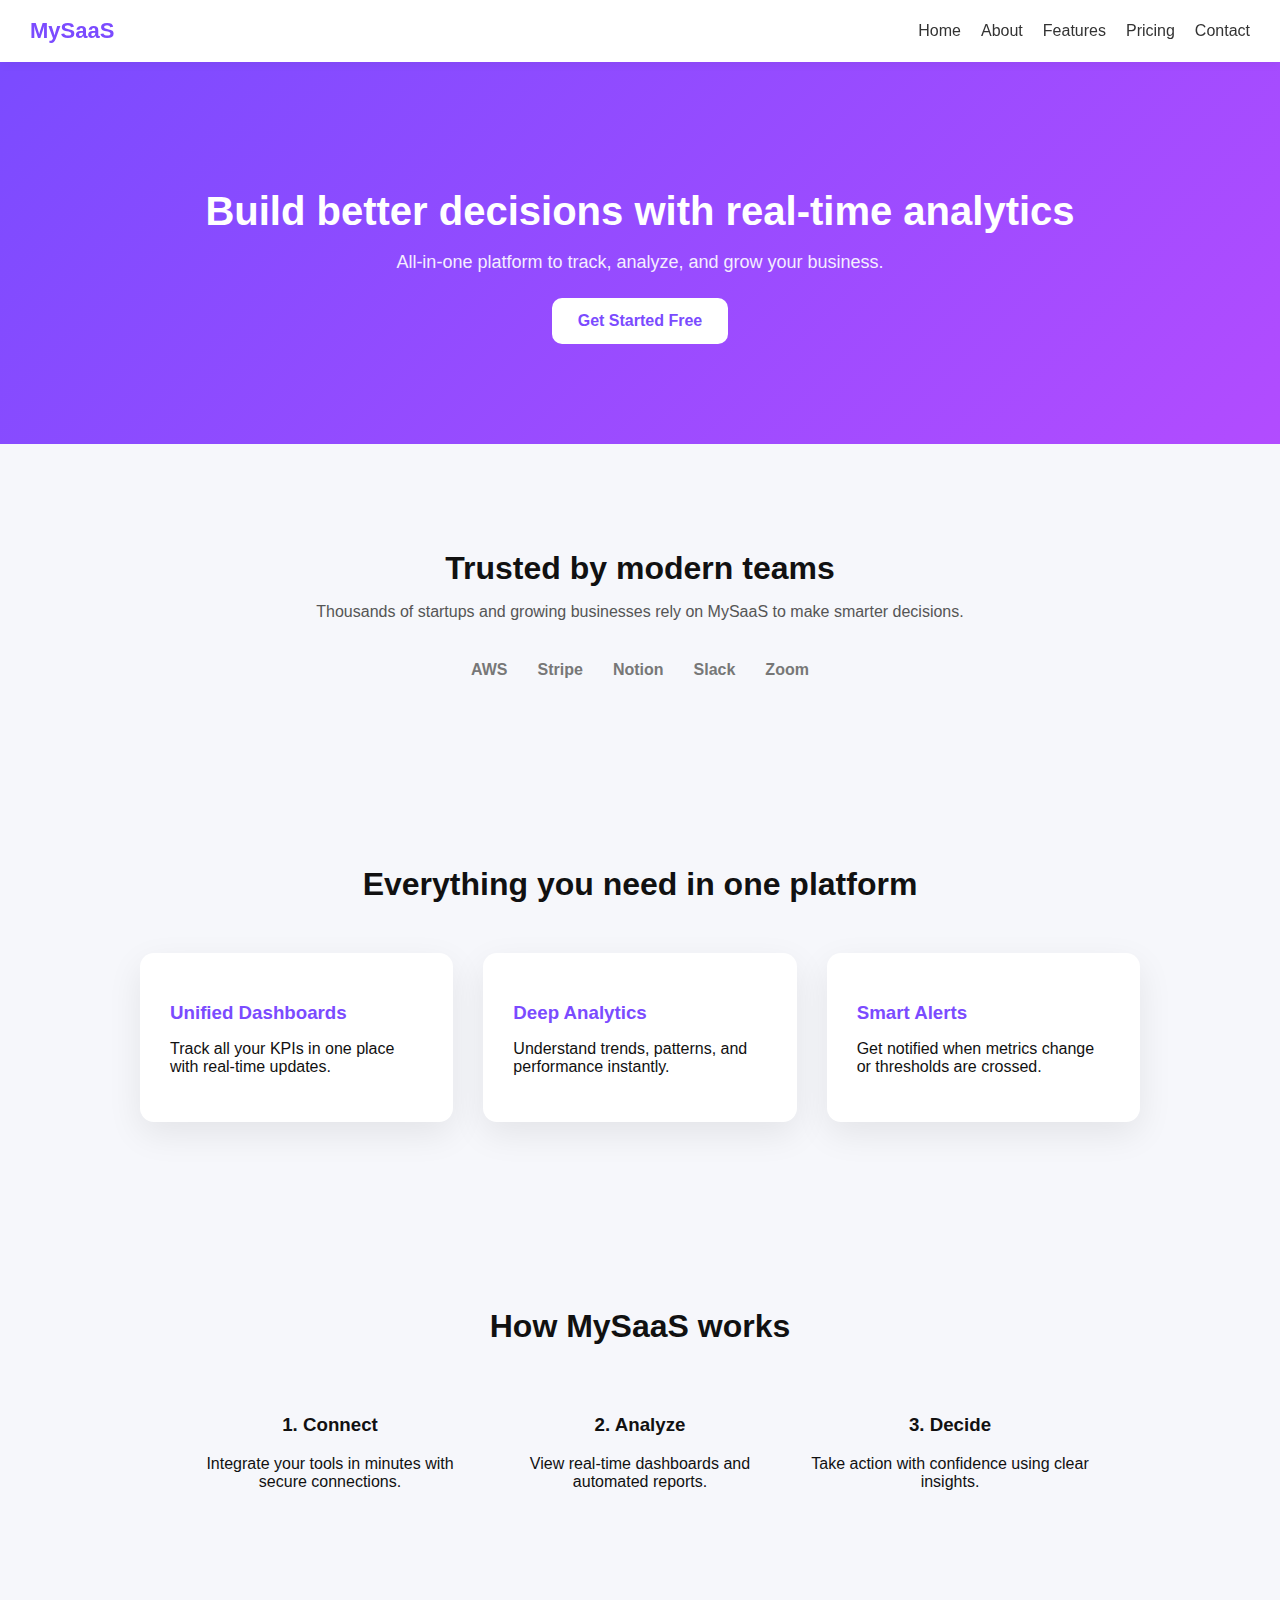
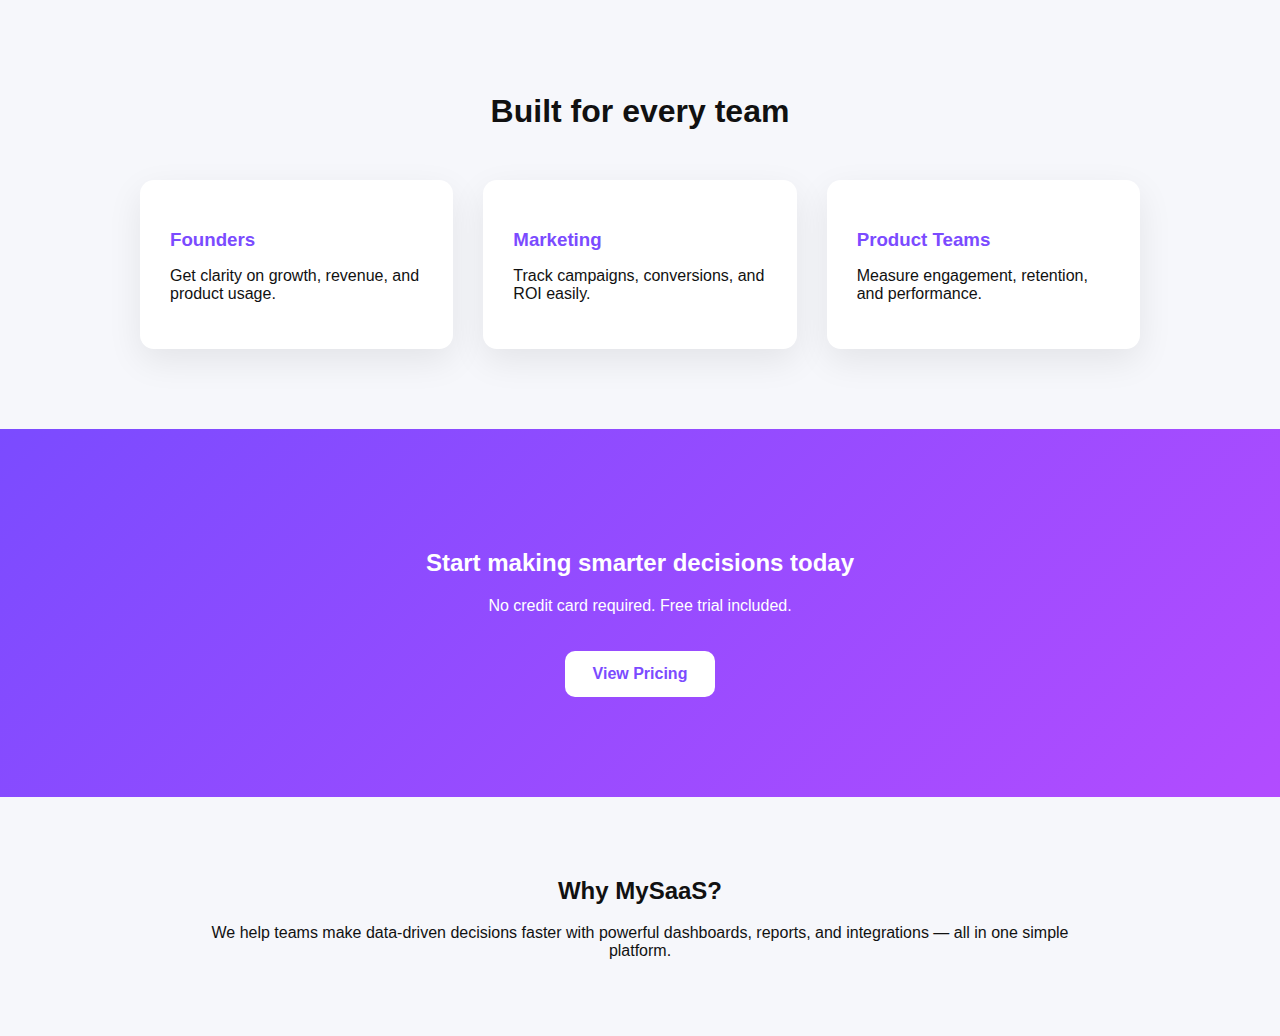
<file: index.html>
<!DOCTYPE html>
<html lang="en">
<head>
  <meta charset="UTF-8">
  <title>MySaaS – Home</title>
  <link rel="stylesheet" href="style.css">
</head>
<body>

<nav class="navbar">
  <div class="logo">MySaaS</div>
  <ul>
    <li><a href="index.html">Home</a></li>
    <li><a href="about.html">About</a></li>
    <li><a href="features.html">Features</a></li>
    <li><a href="pricing.html">Pricing</a></li>
    <li><a href="contact.html">Contact</a></li>
  </ul>
</nav>

<section class="hero">
  <h1>Build better decisions with real-time analytics</h1>
  <p>All-in-one platform to track, analyze, and grow your business.</p>
  <button class="primary">Get Started Free</button>
</section>
<section class="section light">
  <h2>Trusted by modern teams</h2>
  <p class="subtext">
    Thousands of startups and growing businesses rely on MySaaS to make smarter decisions.
  </p>

  <div class="logos">
    <span>AWS</span>
    <span>Stripe</span>
    <span>Notion</span>
    <span>Slack</span>
    <span>Zoom</span>
  </div>
</section>

<section class="section">
  <h2>Everything you need in one platform</h2>

  <div class="grid">
    <div class="box">
      <h3>Unified Dashboards</h3>
      <p>Track all your KPIs in one place with real-time updates.</p>
    </div>

    <div class="box">
      <h3>Deep Analytics</h3>
      <p>Understand trends, patterns, and performance instantly.</p>
    </div>

    <div class="box">
      <h3>Smart Alerts</h3>
      <p>Get notified when metrics change or thresholds are crossed.</p>
    </div>
  </div>
</section>

<section class="section light">
  <h2>How MySaaS works</h2>

  <div class="steps">
    <div>
      <h3>1. Connect</h3>
      <p>Integrate your tools in minutes with secure connections.</p>
    </div>

    <div>
      <h3>2. Analyze</h3>
      <p>View real-time dashboards and automated reports.</p>
    </div>

    <div>
      <h3>3. Decide</h3>
      <p>Take action with confidence using clear insights.</p>
    </div>
  </div>
</section>

<section class="section">
  <h2>Built for every team</h2>

  <div class="grid">
    <div class="box">
      <h3>Founders</h3>
      <p>Get clarity on growth, revenue, and product usage.</p>
    </div>

    <div class="box">
      <h3>Marketing</h3>
      <p>Track campaigns, conversions, and ROI easily.</p>
    </div>

    <div class="box">
      <h3>Product Teams</h3>
      <p>Measure engagement, retention, and performance.</p>
    </div>
  </div>
</section>

<section class="cta">
  <h2>Start making smarter decisions today</h2>
  <p>No credit card required. Free trial included.</p>
  <a href="pricing.html" class="cta-btn">View Pricing</a>
</section>

<section class="home-section">
  <h2>Why MySaaS?</h2>
  <p>
    We help teams make data-driven decisions faster with powerful dashboards,
    reports, and integrations — all in one simple platform.
  </p>
</section>

</body>
</html>
</file>
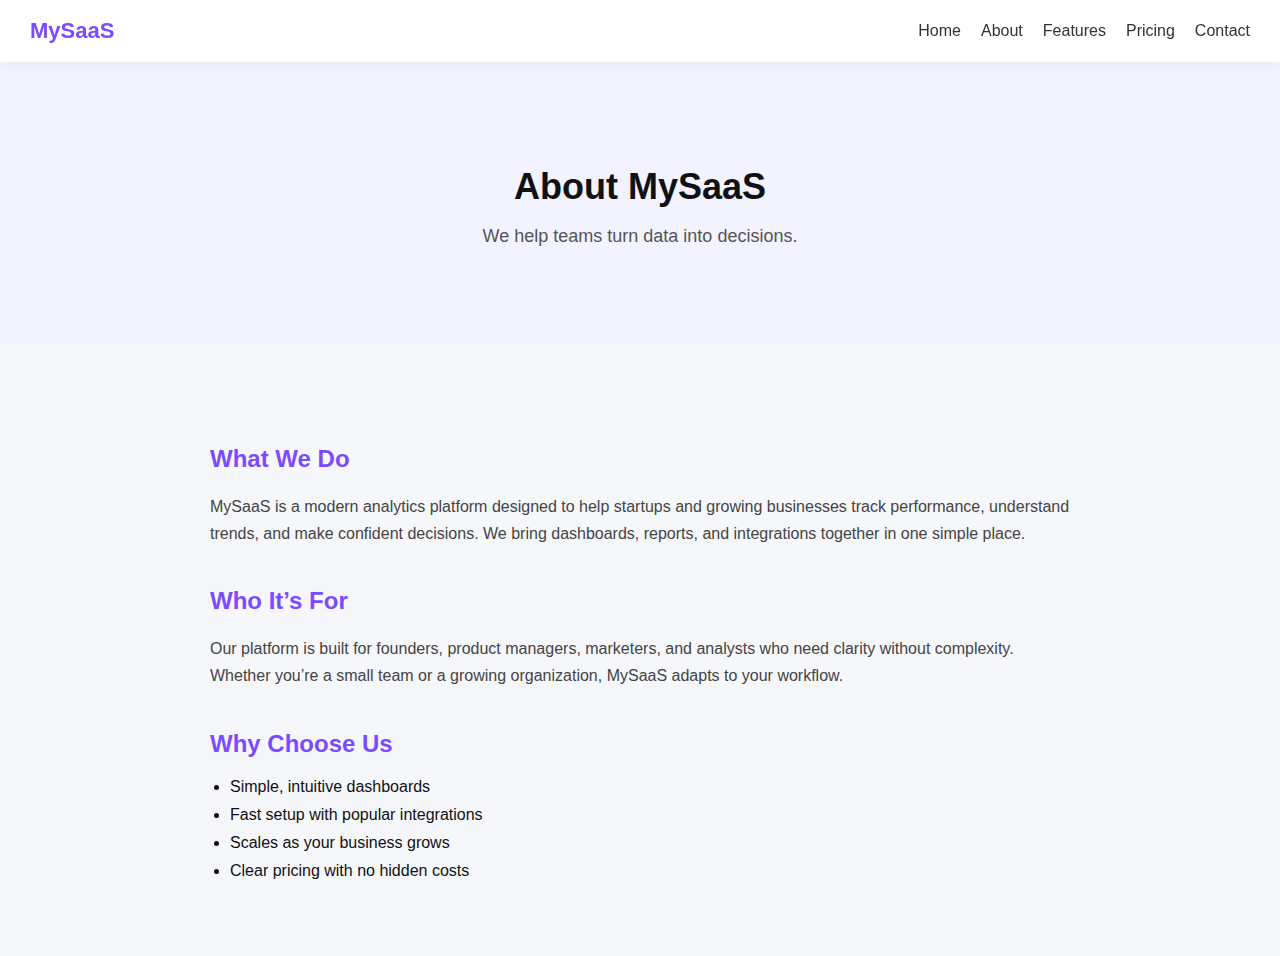
<file: about.html>
<!DOCTYPE html>
<html lang="en">
<head>
  <meta charset="UTF-8">
  <title>About Us – MySaaS</title>
  <link rel="stylesheet" href="style.css">
</head>
<body>

<nav class="navbar">
  <div class="logo">MySaaS</div>
  <ul>
    <li><a href="index.html">Home</a></li>
    <li><a href="about.html">About</a></li>
    <li><a href="features.html">Features</a></li>
    <li><a href="pricing.html">Pricing</a></li>
    <li><a href="contact.html">Contact</a></li>
  </ul>
</nav>

<section class="page-hero">
  <h1>About MySaaS</h1>
  <p>We help teams turn data into decisions.</p>
</section>

<section class="content">
  <h2>What We Do</h2>
  <p>
    MySaaS is a modern analytics platform designed to help startups and growing
    businesses track performance, understand trends, and make confident decisions.
    We bring dashboards, reports, and integrations together in one simple place.
  </p>

  <h2>Who It’s For</h2>
  <p>
    Our platform is built for founders, product managers, marketers, and analysts
    who need clarity without complexity. Whether you’re a small team or a growing
    organization, MySaaS adapts to your workflow.
  </p>

  <h2>Why Choose Us</h2>
  <ul class="points">
    <li>Simple, intuitive dashboards</li>
    <li>Fast setup with popular integrations</li>
    <li>Scales as your business grows</li>
    <li>Clear pricing with no hidden costs</li>
  </ul>
</section>

</body>
</html>
</file>
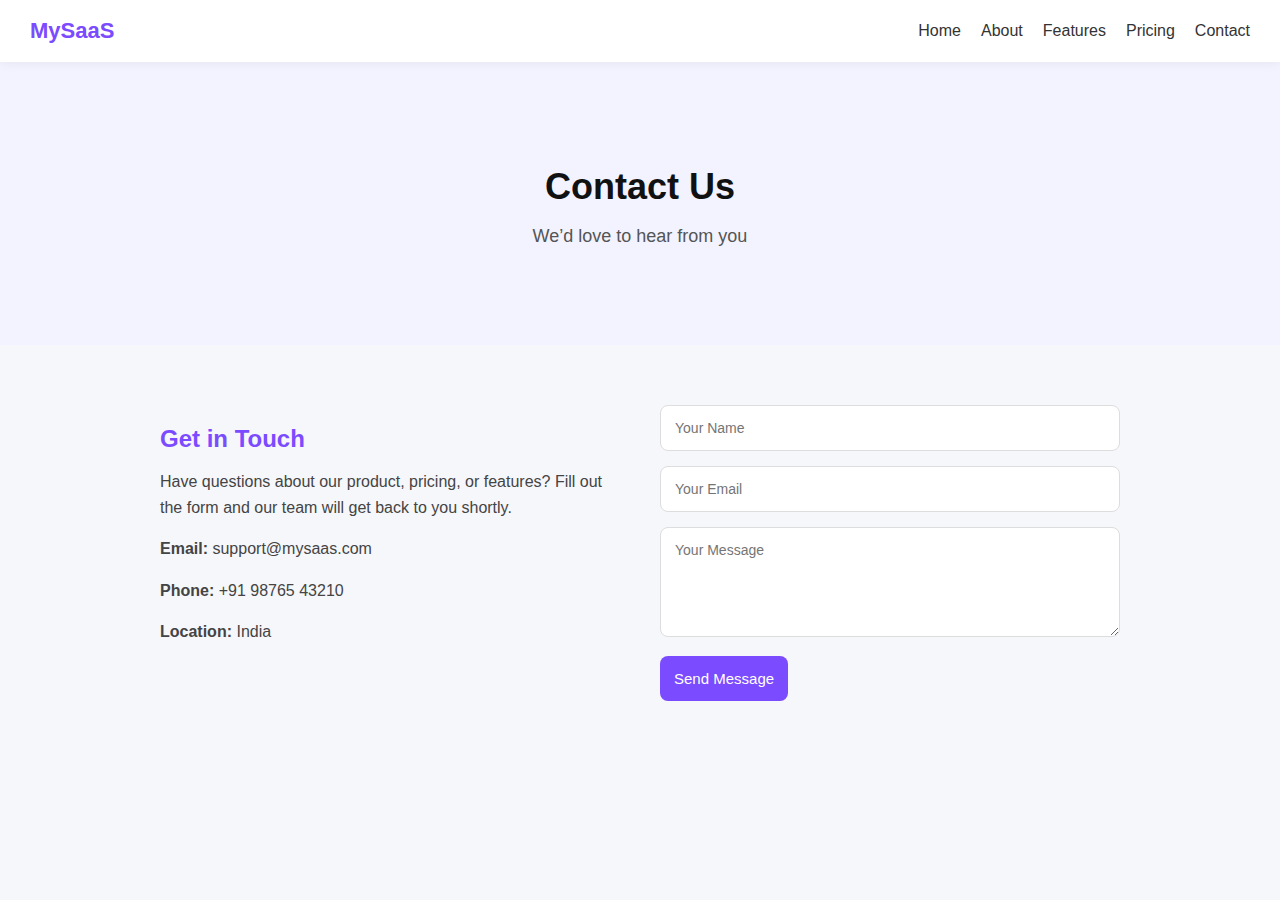
<file: contact.html>
<!DOCTYPE html>
<html lang="en">
<head>
  <meta charset="UTF-8">
  <title>Contact – MySaaS</title>
  <link rel="stylesheet" href="style.css">
</head>
<body>

<nav class="navbar">
  <div class="logo">MySaaS</div>
  <ul>
    <li><a href="index.html">Home</a></li>
    <li><a href="about.html">About</a></li>
    <li><a href="features.html">Features</a></li>
    <li><a href="pricing.html">Pricing</a></li>
    <li><a href="contact.html">Contact</a></li>
  </ul>
</nav>

<section class="page-hero">
  <h1>Contact Us</h1>
  <p>We’d love to hear from you</p>
</section>

<section class="contact-section">
  <div class="contact-info">
    <h2>Get in Touch</h2>
    <p>
      Have questions about our product, pricing, or features?  
      Fill out the form and our team will get back to you shortly.
    </p>

    <p><strong>Email:</strong> support@mysaas.com</p>
    <p><strong>Phone:</strong> +91 98765 43210</p>
    <p><strong>Location:</strong> India</p>
  </div>

  <form class="contact-form">
    <input type="text" placeholder="Your Name" required>
    <input type="email" placeholder="Your Email" required>
    <textarea rows="5" placeholder="Your Message" required></textarea>
    <button type="submit" class="primary">Send Message</button>
  </form>
</section>

</body>
</html>
</file>
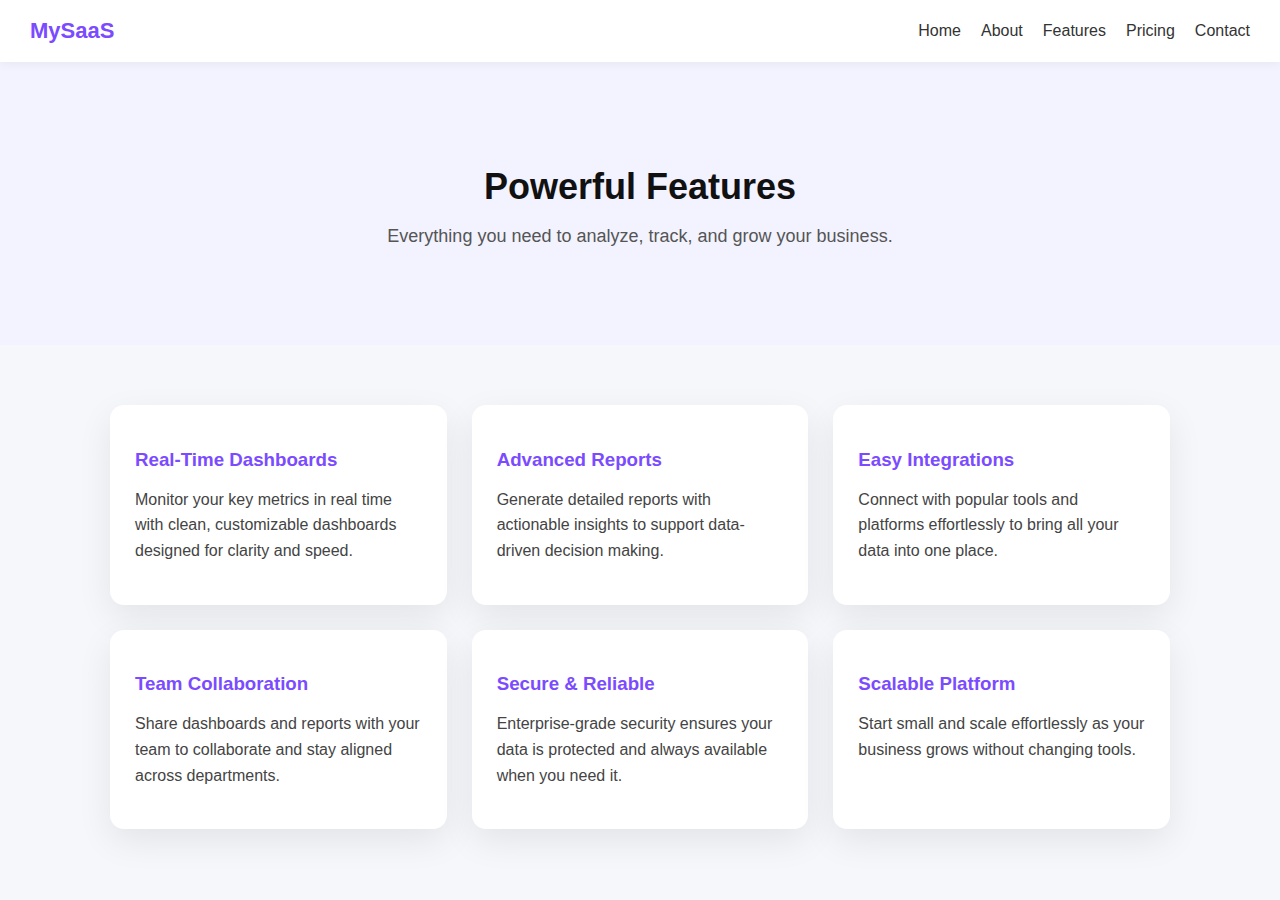
<file: features.html>
<!DOCTYPE html>
<html lang="en">
<head>
  <meta charset="UTF-8">
  <title>Features – MySaaS</title>
  <link rel="stylesheet" href="style.css">
</head>
<body>

<nav class="navbar">
  <div class="logo">MySaaS</div>
  <ul>
    <li><a href="index.html">Home</a></li>
    <li><a href="about.html">About</a></li>
    <li><a href="features.html">Features</a></li>
    <li><a href="pricing.html">Pricing</a></li>
    <li><a href="contact.html">Contact</a></li>
  </ul>
</nav>

<section class="page-hero">
  <h1>Powerful Features</h1>
  <p>Everything you need to analyze, track, and grow your business.</p>
</section>

<section class="features">
  <div class="feature-card">
    <h3>Real-Time Dashboards</h3>
    <p>
      Monitor your key metrics in real time with clean, customizable dashboards
      designed for clarity and speed.
    </p>
  </div>

  <div class="feature-card">
    <h3>Advanced Reports</h3>
    <p>
      Generate detailed reports with actionable insights to support data-driven
      decision making.
    </p>
  </div>

  <div class="feature-card">
    <h3>Easy Integrations</h3>
    <p>
      Connect with popular tools and platforms effortlessly to bring all your data
      into one place.
    </p>
  </div>

  <div class="feature-card">
    <h3>Team Collaboration</h3>
    <p>
      Share dashboards and reports with your team to collaborate and stay aligned
      across departments.
    </p>
  </div>

  <div class="feature-card">
    <h3>Secure & Reliable</h3>
    <p>
      Enterprise-grade security ensures your data is protected and always available
      when you need it.
    </p>
  </div>

  <div class="feature-card">
    <h3>Scalable Platform</h3>
    <p>
      Start small and scale effortlessly as your business grows without changing
      tools.
    </p>
  </div>
</section>

</body>
</html>
</file>
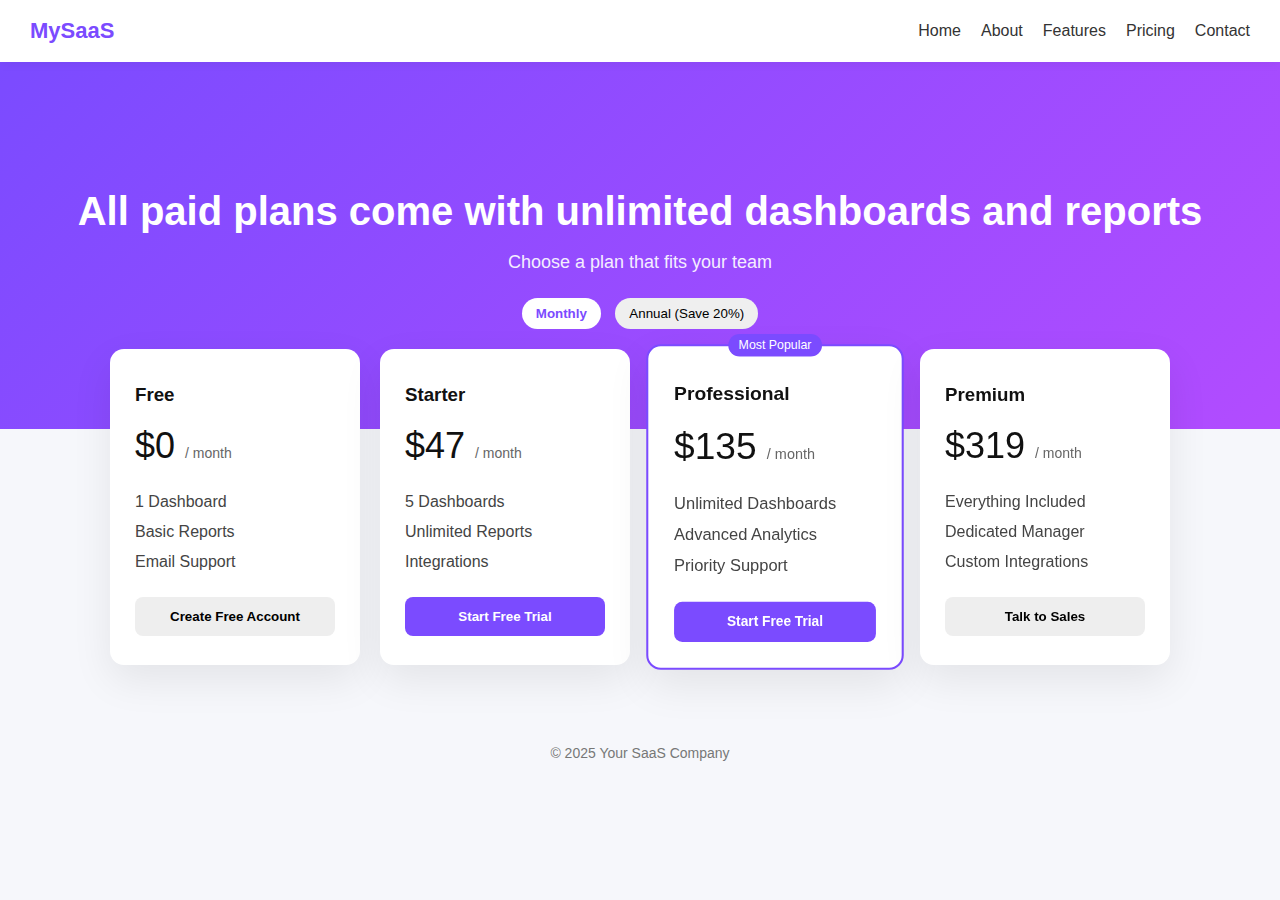
<file: pricing.html>
<!DOCTYPE html>
<html lang="en">
<head>
  <meta charset="UTF-8">
  <title>SaaS Pricing</title>
  <link rel="stylesheet" href="style.css">
</head>
<body>
<nav class="navbar">
  <div class="logo">MySaaS</div>
  <ul>
    <li><a href="index.html">Home</a></li>
    <li><a href="about.html">About</a></li>
    <li><a href="features.html">Features</a></li>
    <li><a href="pricing.html">Pricing</a></li>
    <li><a href="contact.html">Contact</a></li>
  </ul>
</nav>

  <div class="hero">
    <h1>All paid plans come with unlimited dashboards and reports</h1>
    <p>Choose a plan that fits your team</p>

    <div class="toggle">
      <button class="active" onclick="setBilling('monthly', this)">Monthly</button>
      <button onclick="setBilling('annual', this)">Annual (Save 20%)</button>
    </div>
  </div>

  <div class="pricing">

    <div class="card">
      <h3>Free</h3>
      <div class="price">$0 <span>/ month</span></div>
      <ul>
        <li>1 Dashboard</li>
        <li>Basic Reports</li>
        <li>Email Support</li>
      </ul>
      <button class="secondary">Create Free Account</button>
    </div>

    <div class="card">
      <h3>Starter</h3>
      <div class="price" id="starter">$47 <span>/ month</span></div>
      <ul>
        <li>5 Dashboards</li>
        <li>Unlimited Reports</li>
        <li>Integrations</li>
      </ul>
      <button class="primary">Start Free Trial</button>
    </div>

    <div class="card popular">
      <div class="badge">Most Popular</div>
      <h3>Professional</h3>
      <div class="price" id="pro">$135 <span>/ month</span></div>
      <ul>
        <li>Unlimited Dashboards</li>
        <li>Advanced Analytics</li>
        <li>Priority Support</li>
      </ul>
      <button class="primary">Start Free Trial</button>
    </div>

    <div class="card">
      <h3>Premium</h3>
      <div class="price" id="premium">$319 <span>/ month</span></div>
      <ul>
        <li>Everything Included</li>
        <li>Dedicated Manager</li>
        <li>Custom Integrations</li>
      </ul>
      <button class="secondary">Talk to Sales</button>
    </div>

  </div>

  <footer>
    © 2025 Your SaaS Company
  </footer>

  <script src="script.js"></script>
</body>
</html>
</file>
<file: style.css>
* {
  box-sizing: border-box;
  font-family: Inter, Arial, sans-serif;
}

body {
  margin: 0;
  background: #f6f7fb;
  color: #111;
}

.hero {
  background: linear-gradient(135deg, #7b4bff, #b24cff);
  padding: 60px 20px 120px;
  text-align: center;
  color: white;
}

.hero h1 {
  font-size: 34px;
  margin-bottom: 10px;
}

.hero p {
  opacity: 0.9;
}

.toggle {
  margin-top: 20px;
}

.toggle button {
  border: none;
  padding: 8px 14px;
  margin: 0 5px;
  border-radius: 20px;
  cursor: pointer;
}

.toggle .active {
  background: white;
  color: #7b4bff;
  font-weight: bold;
}

.pricing {
  max-width: 1100px;
  margin: -80px auto 50px;
  display: grid;
  grid-template-columns: repeat(auto-fit, minmax(240px, 1fr));
  gap: 20px;
  padding: 0 20px;
}

.card {
  background: white;
  border-radius: 14px;
  padding: 25px;
  box-shadow: 0 15px 40px rgba(0,0,0,0.08);
  position: relative;
}

.card.popular {
  border: 2px solid #7b4bff;
  transform: scale(1.03);
}

.badge {
  position: absolute;
  top: -12px;
  left: 50%;
  transform: translateX(-50%);
  background: #7b4bff;
  color: white;
  padding: 4px 10px;
  font-size: 12px;
  border-radius: 20px;
}

.card h3 {
  margin-top: 10px;
}

.price {
  font-size: 36px;
  margin: 15px 0;
}

.price span {
  font-size: 14px;
  color: #666;
}

.card ul {
  list-style: none;
  padding: 0;
  margin: 20px 0;
}

.card li {
  padding: 6px 0;
  color: #444;
}

.card button {
  width: 100%;
  padding: 12px;
  border-radius: 8px;
  border: none;
  cursor: pointer;
  font-weight: bold;
}

.primary {
  background: #7b4bff;
  color: white;
}

.secondary {
  background: #eee;
}

footer {
  text-align: center;
  padding: 30px;
  color: #777;
  font-size: 14px;
}
.navbar {
  display: flex;
  justify-content: space-between;
  align-items: center;
  padding: 18px 30px;
  background: white;
  position: sticky;
  top: 0;
  z-index: 100;
  box-shadow: 0 2px 10px rgba(0,0,0,0.05);
}

.navbar .logo {
  font-size: 22px;
  font-weight: bold;
  color: #7b4bff;
}

.navbar ul {
  list-style: none;
  display: flex;
  gap: 20px;
  margin: 0;
  padding: 0;
}

.navbar a {
  text-decoration: none;
  color: #333;
  font-weight: 500;
}

.navbar a:hover {
  color: #7b4bff;
}
.hero {
  background: linear-gradient(135deg, #7b4bff, #b24cff);
  color: white;
  padding: 100px 20px;
  text-align: center;
}

.hero h1 {
  font-size: 40px;
  margin-bottom: 15px;
}

.hero p {
  font-size: 18px;
  opacity: 0.9;
  margin-bottom: 25px;
}

.hero .primary {
  padding: 14px 26px;
  font-size: 16px;
  border-radius: 10px;
  border: none;
  background: white;
  color: #7b4bff;
  font-weight: bold;
  cursor: pointer;
}

.home-section {
  padding: 60px 20px;
  max-width: 900px;
  margin: auto;
  text-align: center;
}
.page-hero {
  background: #f2f3ff;
  padding: 80px 20px;
  text-align: center;
}

.page-hero h1 {
  font-size: 36px;
  margin-bottom: 10px;
}

.page-hero p {
  font-size: 18px;
  color: #555;
}

.content {
  max-width: 900px;
  margin: auto;
  padding: 60px 20px;
}

.content h2 {
  margin-top: 40px;
  color: #7b4bff;
}

.content p {
  line-height: 1.7;
  color: #444;
}

.points {
  margin-top: 20px;
  padding-left: 20px;
}

.points li {
  margin-bottom: 10px;
}
.features {
  max-width: 1100px;
  margin: auto;
  padding: 60px 20px;
  display: grid;
  grid-template-columns: repeat(auto-fit, minmax(280px, 1fr));
  gap: 25px;
}

.feature-card {
  background: white;
  padding: 25px;
  border-radius: 14px;
  box-shadow: 0 12px 35px rgba(0,0,0,0.08);
}

.feature-card h3 {
  color: #7b4bff;
  margin-bottom: 10px;
}

.feature-card p {
  color: #444;
  line-height: 1.6;
}
.contact-section {
  max-width: 1000px;
  margin: auto;
  padding: 60px 20px;
  display: grid;
  grid-template-columns: 1fr 1fr;
  gap: 40px;
}

.contact-info h2 {
  color: #7b4bff;
  margin-bottom: 15px;
}

.contact-info p {
  color: #444;
  line-height: 1.6;
  margin-bottom: 10px;
}

.contact-form input,
.contact-form textarea {
  width: 100%;
  padding: 14px;
  margin-bottom: 15px;
  border-radius: 8px;
  border: 1px solid #ddd;
  font-size: 14px;
}

.contact-form button {
  padding: 14px;
  border-radius: 8px;
  border: none;
  font-size: 15px;
  cursor: pointer;
}
.section {
  padding: 80px 20px;
  text-align: center;
}

.section.light {
  background: #f6f7fb;
}

.section h2 {
  font-size: 32px;
  margin-bottom: 10px;
}

.subtext {
  color: #555;
  margin-bottom: 40px;
}

.logos {
  display: flex;
  justify-content: center;
  gap: 30px;
  font-weight: bold;
  color: #777;
  flex-wrap: wrap;
}

.grid {
  max-width: 1000px;
  margin: 50px auto 0;
  display: grid;
  grid-template-columns: repeat(auto-fit, minmax(250px, 1fr));
  gap: 30px;
}

.box {
  background: white;
  padding: 30px;
  border-radius: 14px;
  box-shadow: 0 12px 35px rgba(0,0,0,0.08);
  text-align: left;
}

.box h3 {
  color: #7b4bff;
  margin-bottom: 10px;
}

.steps {
  max-width: 900px;
  margin: 50px auto 0;
  display: grid;
  grid-template-columns: repeat(auto-fit, minmax(220px, 1fr));
  gap: 30px;
}

.cta {
  background: linear-gradient(135deg, #7b4bff, #b24cff);
  color: white;
  padding: 100px 20px;
  text-align: center;
}

.cta-btn {
  display: inline-block;
  margin-top: 20px;
  padding: 14px 28px;
  background: white;
  color: #7b4bff;
  border-radius: 10px;
  text-decoration: none;
  font-weight: bold;
}
</file>
